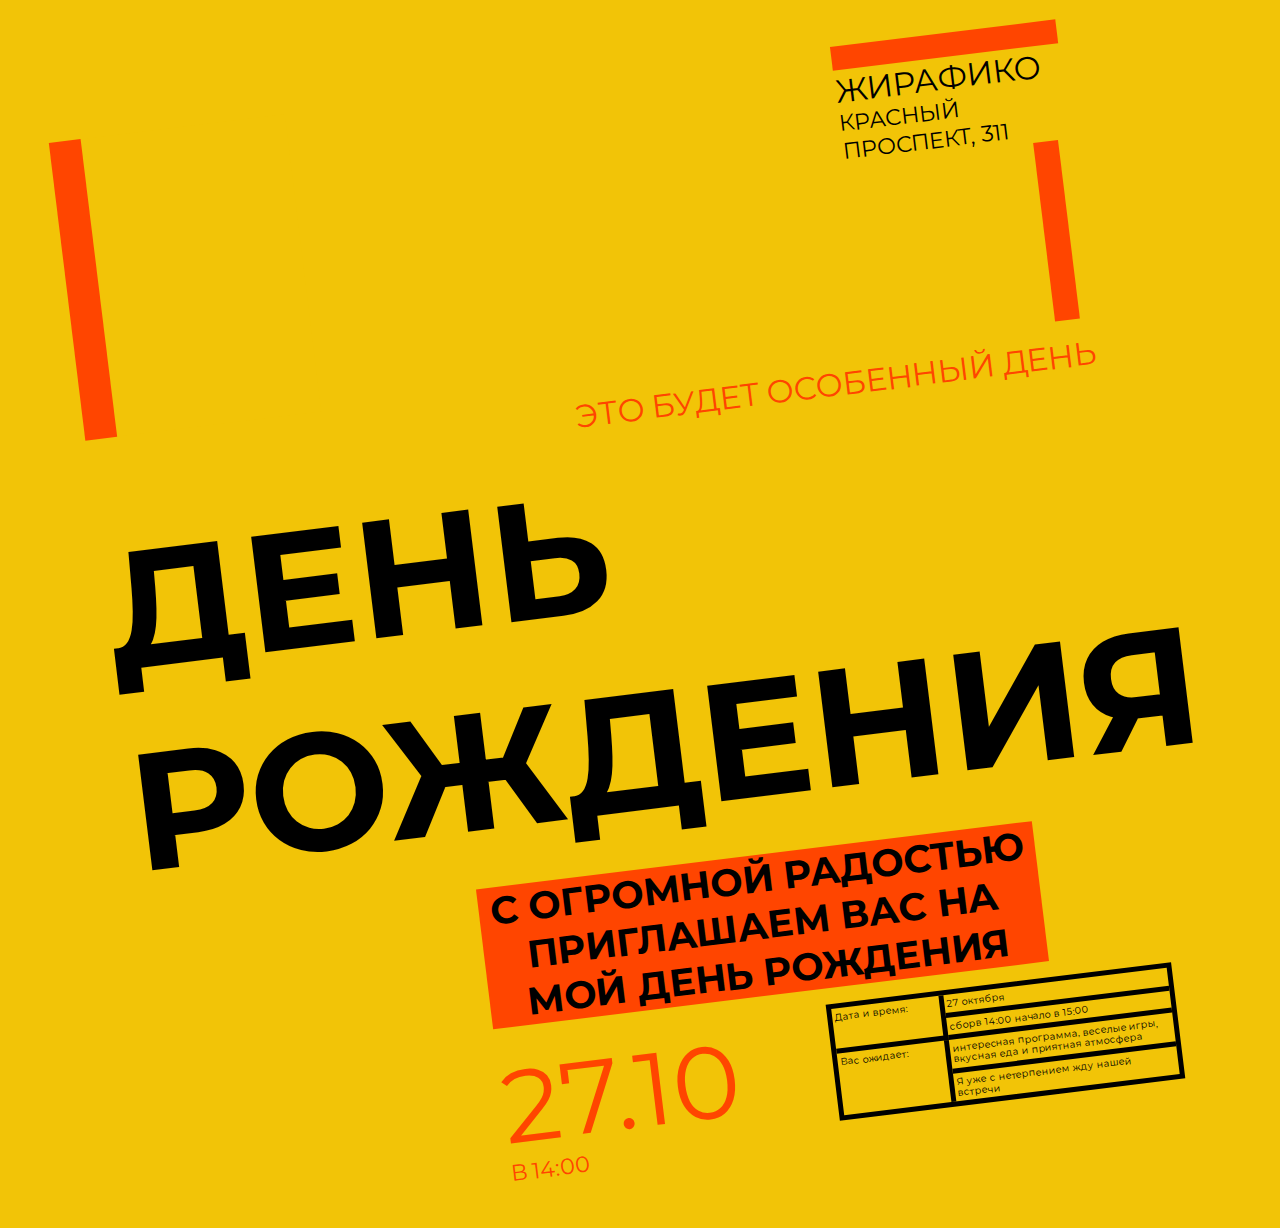
<file: index.html>
<!DOCTYPE html>
<html>
<head>
  <title>День рождения Арсения</title>
  <link rel="stylesheet" type="text/css" href="style.css">
</head>
<body>
  <section class="angle">
	<div class="img__kandinsky" aria-label="Kandinsky">
	</div>
	<div class="block__address">
		<p class="type__location">Жирафико</p>
		<p class="type__address">Красный проспект, 311</p>
	
		<div class="block__border"></div>
	</div>
	<p class="type__eyebrow">Это будет особенный день</p>
	<h1 class="type__title">ДЕНЬ РОЖДЕНИЯ</h1>
	<h2 class="type__subtitle">С огромной радостью приглашаем вас на мой день рождения</h2>
	<div class="block__birthday">
	<p class="type__birthday__year">27.10</p>
	<p class="type__birthday__word">в 14:00</p>
	</div>
	<div class="block__boxdeets">
		<p class="type__boxdeets__big line__right line__btm span__row2 ">Дата и время:</p>
		<p class="line__btm">27 октября</p>
		<p class="line__btm">сборв 14:00 начало в 15:00</p>
		<p class="type__boxdeets__big span__row2 line__right">Вас ожидает:</p>
		<p class="line__btm">интересная программа, веселые игры, вкусная еда и приятная атмосфера</p>
		<p class="line__left">Я уже с нетерпением жду нашей встречи
	</div>
</section>
  </body>
</html>
</file>
<file: style.css>
@import url('https://fonts.googleapis.com/css?family=Montserrat:800&display=swap');

:root {
	--marigold: #f2c407;
	--red: #FF4500;
}

body {
	background: var(--marigold);
	font-family: Montserrat, Helvetica, Arial, sans-serif;
	padding: 5vmax;
	overflow-x: hidden;
}

.angle {
	transform: rotate(-7deg);
/* 	max-width: calc(100vw - 15vmax); */
	max-height: 50vh;
	display: grid;
	grid-template-columns: 3fr 3fr 1fr 1fr 1fr 1fr;
	grid-gap: 1em;
}

.img__kandinsky {
	background: var(--marigold) url(https://s3-us-west-2.amazonaws.com/s.cdpn.io/847807/Vassily-Kandinsky.jpeg) center no-repeat content-box;
	background-blend-mode: multiply;
	margin: 0;
	padding: 0;
}

/*
responsive ideas to walk on/sleep on:
[1] media queries
indicate on markup level...
if something starts on col 2++, adjust for all xs -> m sizes
[2] fully fluid
better would be to figure out how to make this collapse without any media queries... hmm.
*/
.type__title {
	grid-column: 1 / 6;
	grid-row: 4 / 5;
	text-transform: uppercase;
	font-size: 13vw;
	margin: 0;
}

.type__subtitle {
	background: var(--red);
	padding: 0 5px;
	text-transform: uppercase;
	font-size: 3vw;
	text-align: center;
	margin: 0;
}

.block__address {
	border-top: 1.5em solid var(--red);
	display: flex;
	flex-direction: column;
	justify-content: space-between;
}

.block__border {
	border-right: 2vw solid var(--red);
	min-height: 20vh;
	left: -1vw;
	position: relative;
}

.type__location {
	text-transform: uppercase;
	font-size: 2.5vw;
	line-height: 1;
	text-align: justify;
	margin: 5px 0 0 0;
}

.type__address {
	text-transform: uppercase;
	font-size: 1.75vw;
	margin: 0;
}

.type__eyebrow {
	color: var(--red);
	text-transform: uppercase;
	font-size: 2.5vw;
	text-align: right;
	margin: 0;
}

.type__birthday__year {
	color: var(--red);
	font-size: 8vw;
	margin: 0;
}

.type__birthday__word {
	color: var(--red);
	font-size: 1.75vw;
	text-transform: uppercase;
	margin: -10px 0;
}

.block__boxdeets {
	border: 5px solid black;
	display: grid;
	grid-template-columns: 1fr 2fr;
}

.block__boxdeets p {
	font-size: .75vw;
	padding: 3px;
	margin: 0;
}

.line__btm {
	border-bottom: 5px solid black;
}

.line__right {
	border-right: 5px solid black;
}

.span__row2 {
	grid-row: span 2;
}
.type__boxdeets {
	font-size: 1.25vw;
}

@media (min-width: 100px) {
	.angle {
		transform: rotate(0);
	}
	
	.img__kandinsky {
		max-width: 75%;
		border-left: 3rem solid var(--red);
		transform: rotate(-7deg);
		grid-column: 1 / 6;
		grid-row: 1 / 3;
		min-height: 250px;
		width: 65%;
		}
	
	.block__address {
		grid-column: 1 / 6;
/* 		grid-column: 1; */
/* 		grid-row: 5; */
	}
	
	.block__birthday {
		grid-column: 1;
	}
	
	.block__boxdeets {
		grid-column: 1 / 5;
/* 		grid-row: 6; */
		margin-bottom: 1rem;
	}
	
	.type__eyebrow {
		grid-column: 1 / 6;
/* 		grid-row: 3 / 4; */
	}
	
	.block__border {
		display: none;
		grid-column: 1;
	}
	
	.type__subtitle {
		grid-column: 1 / 6;
		display: flex;
		align-items: center;
	}
	
}

@media (min-width: 300px) {
		.angle {
		transform: rotate(0);
	}
	
	.img__kandinsky {
		max-width: 75%;
		border-left: 2rem solid var(--red);
		transform: rotate(-7deg);
		grid-column: 1 / 6;
/* 		grid-row: 1 / 3; */
/* 		min-height: 250px; */
/* 		width: 65%; */
		}
	
	.block__address {
		grid-column: 1 / 6;
/* 		grid-column: 1; */
/* 		grid-row: 5; */
	}
	
	.block__birthday {
		grid-column: 1;
	}
	
	.block__boxdeets {
		grid-column: 1 / 5;
/* 		grid-row: 6; */
		margin-bottom: 1rem;
	}
	
	.type__eyebrow {
		grid-column: 1 / 6;
/* 		grid-row: 3 / 4; */
	}
	
	.block__border {
		display: none;
/* 		grid-column: 1; */
/* 		grid-row: 5 / 6; */
	}
	
	.type__subtitle {
		grid-column: 1 / 5;
		display: flex;
		align-items: center;
	}
	
}

@media (min-width: 400px) {
		.angle {
		transform: rotate(-7deg);
	}
	.img__kandinsky {
		transform: rotate(0deg);
		grid-column: 1 / 6;
		grid-row: 1 / 4;
		min-height: 300px;
		}
	
	.block__address {
		grid-column: 1;
		grid-row: 5 / 6;
	}
	
	.block__birthday {
		grid-column: 1;
	}
	
	.block__boxdeets {
		grid-column: 2 / 5;
	}
	
	.type__eyebrow {
		grid-column: 4 / 6;
		grid-row: 3 / 4;
	}
	
	.block__border {
		display: initial;
		grid-column: 6;
		grid-row: 2 / 3;
	}
	
	.type__subtitle {
		grid-column: 2 / 5;
		grid-row: 5 / 6;
		display: flex;
		align-items: center;
	}
}

@media (min-width: 800px) {
	.img__kandinsky {
	grid-column: 1;
	grid-row: 1 / 3;
		}
	
	.block__birthday {
		grid-row: 6 / 7;
		grid-column: 2;
	}
	
	.type__eyebrow {
		grid-column: 2 / 6;
	}
	
	.block__address {
		grid-column: 4 / 6;
		grid-row: 1 / 3;
	}
	
	.block__boxdeets {
		grid-row: 6;
		grid-column: 3 / 6;
	}
	
	.type__boxdeets__big {
	font-size: 1vw;
	}
	
}
</file>
